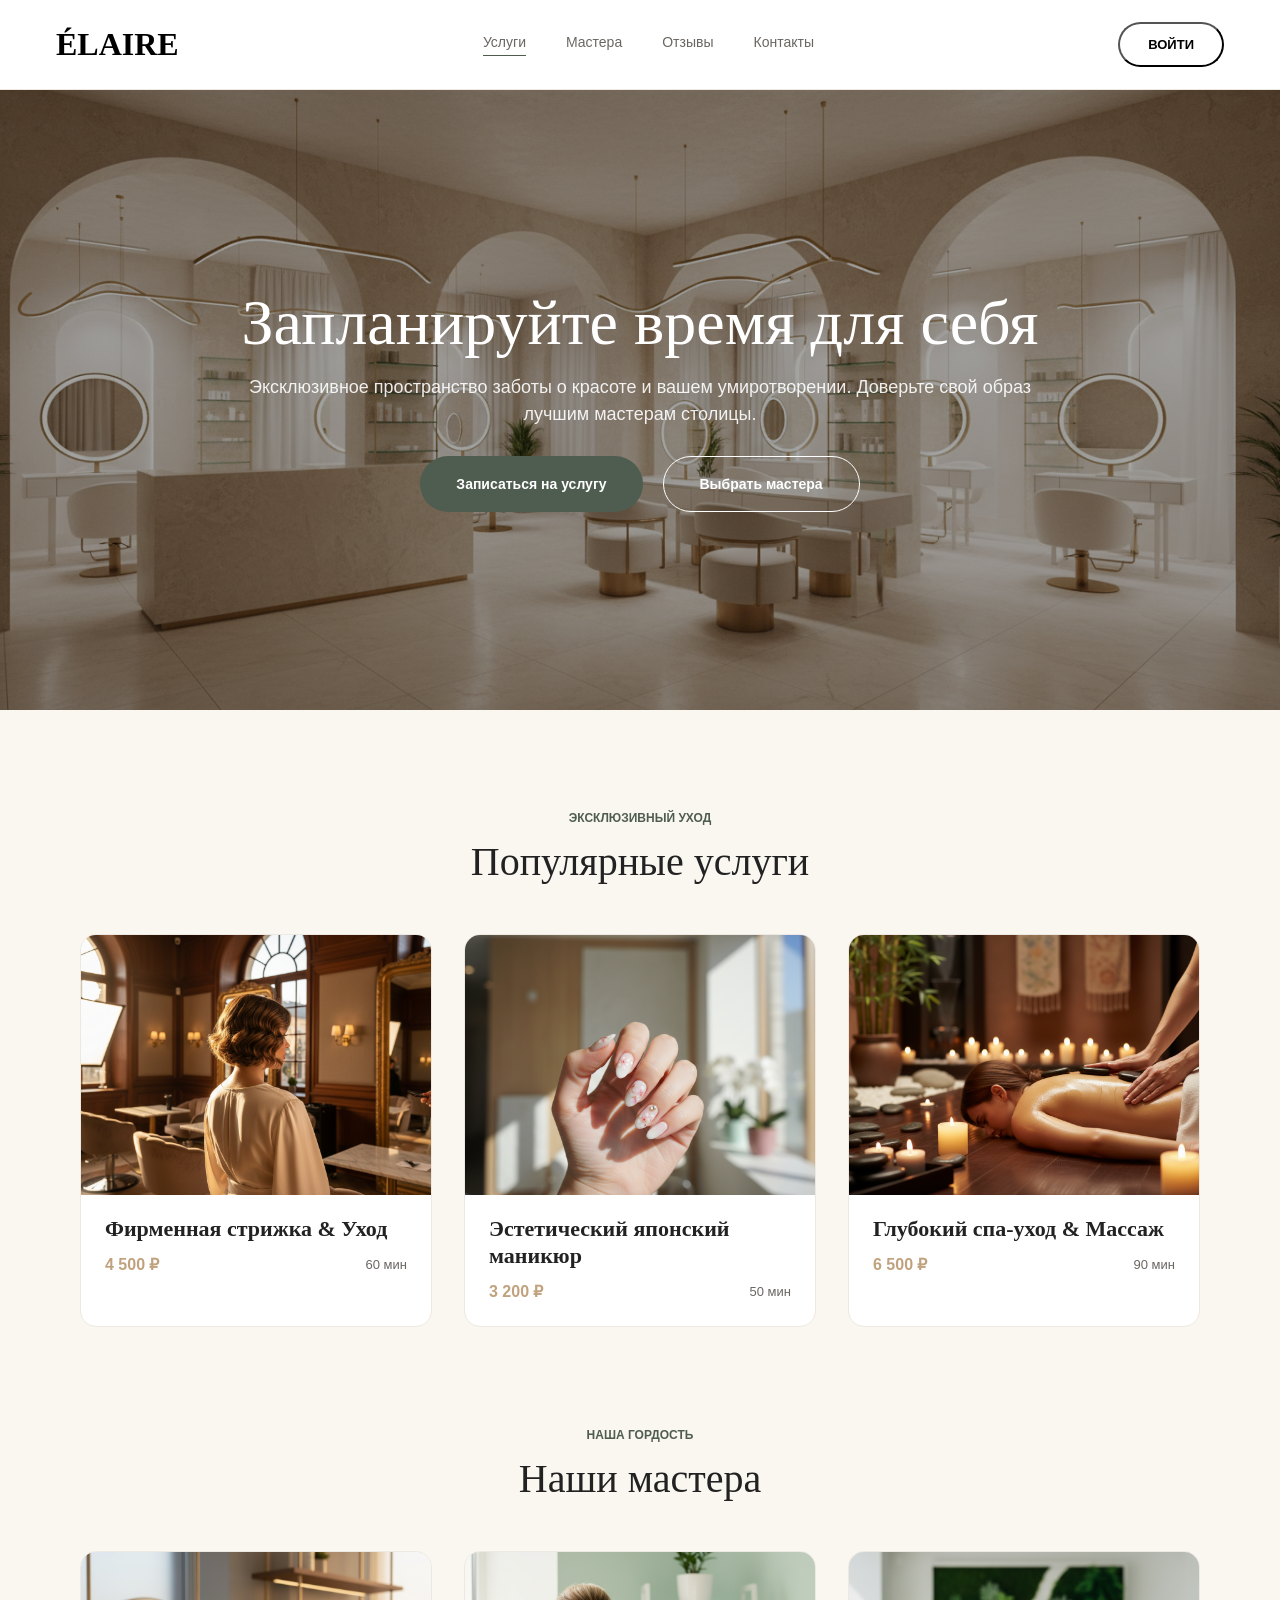
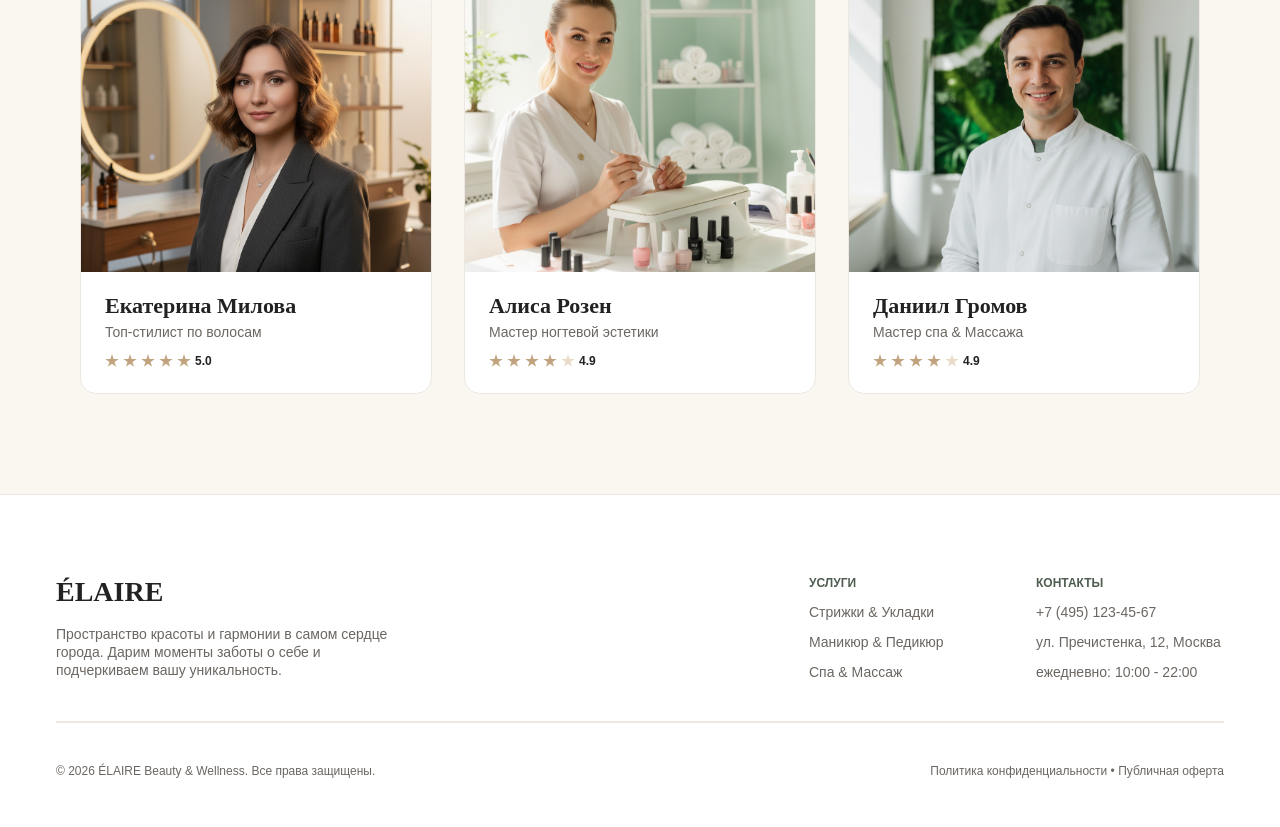
<file: frontend-1-complete/index.html>
<!DOCTYPE html>
<html lang="ru">
  <head>
    <meta charset="UTF-8" />
    <link rel="icon" type="image/svg+xml" href="/favicon.svg" />
    <meta name="viewport" content="width=device-width, initial-scale=1.0" />
    <title>ÉLAIRE — Салон услуг</title>
    <link rel="stylesheet" href="home.css" />
  </head>
  <body>
    <div class="page">
      <!-- header -->
      <header class="header">
        <div class="logo">
          <span class="logo-text">ÉLAIRE</span>
        </div>
        <nav class="nav-links">
          <div class="nav-item active"><a href="#">Услуги</a></div>
          <div class="nav-item"><a href="#">Мастера</a></div>
          <div class="nav-item"><a href="#">Отзывы</a></div>
          <div class="nav-item"><a href="#">Контакты</a></div>
        </nav>
        <button class="login-button"><span>Войти</span></button>
      </header>

      <!-- hero -->
      <section class="hero">
        <div class="hero-text-container">
          <h1 class="hero-title">Запланируйте время для себя</h1>
          <p class="hero-desc">
            Эксклюзивное пространство заботы о красоте и вашем умиротворении.
            Доверьте свой образ лучшим мастерам столицы.
          </p>
        </div>
        <div class="hero-ctas">
          <button
            class="cta-service"
            onclick="window.location.href='services.html'"
          >
            Записаться на услугу
          </button>
          <button class="cta-master">Выбрать мастера</button>
        </div>
      </section>

      <!-- popular services -->
      <section class="popular-services">
        <div class="section-header">
          <span class="section-tag">Эксклюзивный уход</span>
          <h2 class="section-title">Популярные услуги</h2>
        </div>
        <div class="services-grid">
          <article class="service-card">
            <div
              class="service-card-image"
              style="background-image: url('images/service-haircut.png')"
            ></div>
            <div class="service-card-body">
              <h3 class="service-card-title">Фирменная стрижка &amp; Уход</h3>
              <div class="service-card-meta">
                <span class="price">4 500 ₽</span>
                <span class="duration">60 мин</span>
              </div>
            </div>
          </article>
          <article class="service-card">
            <div
              class="service-card-image"
              style="background-image: url('images/service-manicure.png')"
            ></div>
            <div class="service-card-body">
              <h3 class="service-card-title">Эстетический японский маникюр</h3>
              <div class="service-card-meta">
                <span class="price">3 200 ₽</span>
                <span class="duration">50 мин</span>
              </div>
            </div>
          </article>
          <article class="service-card">
            <div
              class="service-card-image"
              style="background-image: url('images/service-spa.png')"
            ></div>
            <div class="service-card-body">
              <h3 class="service-card-title">Глубокий спа-уход &amp; Массаж</h3>
              <div class="service-card-meta">
                <span class="price">6 500 ₽</span>
                <span class="duration">90 мин</span>
              </div>
            </div>
          </article>
        </div>
      </section>

      <!-- our masters -->
      <section class="our-masters">
        <div class="section-header">
          <span class="section-tag">Наша гордость</span>
          <h2 class="section-title">Наши мастера</h2>
        </div>
        <div class="masters-grid">
          <article class="master-card">
            <div
              class="master-card-image"
              style="background-image: url('images/master-ekaterina.png')"
            ></div>
            <div class="master-card-body">
              <div class="master-info">
                <h3 class="master-name">Екатерина Милова</h3>
                <span class="master-role">Топ-стилист по волосам</span>
              </div>
              <div class="stars">
                <span class="star"></span>
                <span class="star"></span>
                <span class="star"></span>
                <span class="star"></span>
                <span class="star"></span>
                <span class="rating">5.0</span>
              </div>
            </div>
          </article>
          <article class="master-card">
            <div
              class="master-card-image"
              style="background-image: url('images/master-alisa.png')"
            ></div>
            <div class="master-card-body">
              <div class="master-info">
                <h3 class="master-name">Алиса Розен</h3>
                <span class="master-role">Мастер ногтевой эстетики</span>
              </div>
              <div class="stars">
                <span class="star"></span>
                <span class="star"></span>
                <span class="star"></span>
                <span class="star"></span>
                <span class="star star-empty"></span>
                <span class="rating">4.9</span>
              </div>
            </div>
          </article>
          <article class="master-card">
            <div
              class="master-card-image"
              style="background-image: url('images/master-daniil.png')"
            ></div>
            <div class="master-card-body">
              <div class="master-info">
                <h3 class="master-name">Даниил Громов</h3>
                <span class="master-role">Мастер спа &amp; Массажа</span>
              </div>
              <div class="stars">
                <span class="star"></span>
                <span class="star"></span>
                <span class="star"></span>
                <span class="star"></span>
                <span class="star star-empty"></span>
                <span class="rating">4.9</span>
              </div>
            </div>
          </article>
        </div>
      </section>

      <!-- footer -->
      <footer class="footer">
        <div class="footer-top">
          <div class="footer-brand">
            <span class="brand-name">ÉLAIRE</span>
            <span class="brand-desc"
              >Пространство красоты и гармонии в самом сердце города. Дарим
              моменты заботы о себе и подчеркиваем вашу уникальность.</span
            >
          </div>
          <div class="footer-links-row">
            <div class="links-col" style="width: 147px">
              <span class="col-title">Услуги</span>
              <a href="#">Стрижки &amp; Укладки</a>
              <a href="#">Маникюр &amp; Педикюр</a>
              <a href="#">Спа &amp; Массаж</a>
            </div>
            <div class="links-col" style="width: 188px">
              <span class="col-title">Контакты</span>
              <a href="#">+7 (495) 123-45-67</a>
              <a href="#">ул. Пречистенка, 12, Москва</a>
              <a href="#">ежедневно: 10:00 - 22:00</a>
            </div>
          </div>
        </div>
        <div class="footer-line"></div>
        <div class="footer-bottom">
          <span class="copy"
            >© 2026 ÉLAIRE Beauty &amp; Wellness. Все права защищены.</span
          >
          <span class="legal"
            >Политика конфиденциальности • Публичная оферта</span
          >
        </div>
      </footer>
    </div>
  </body>
</html>
</file>
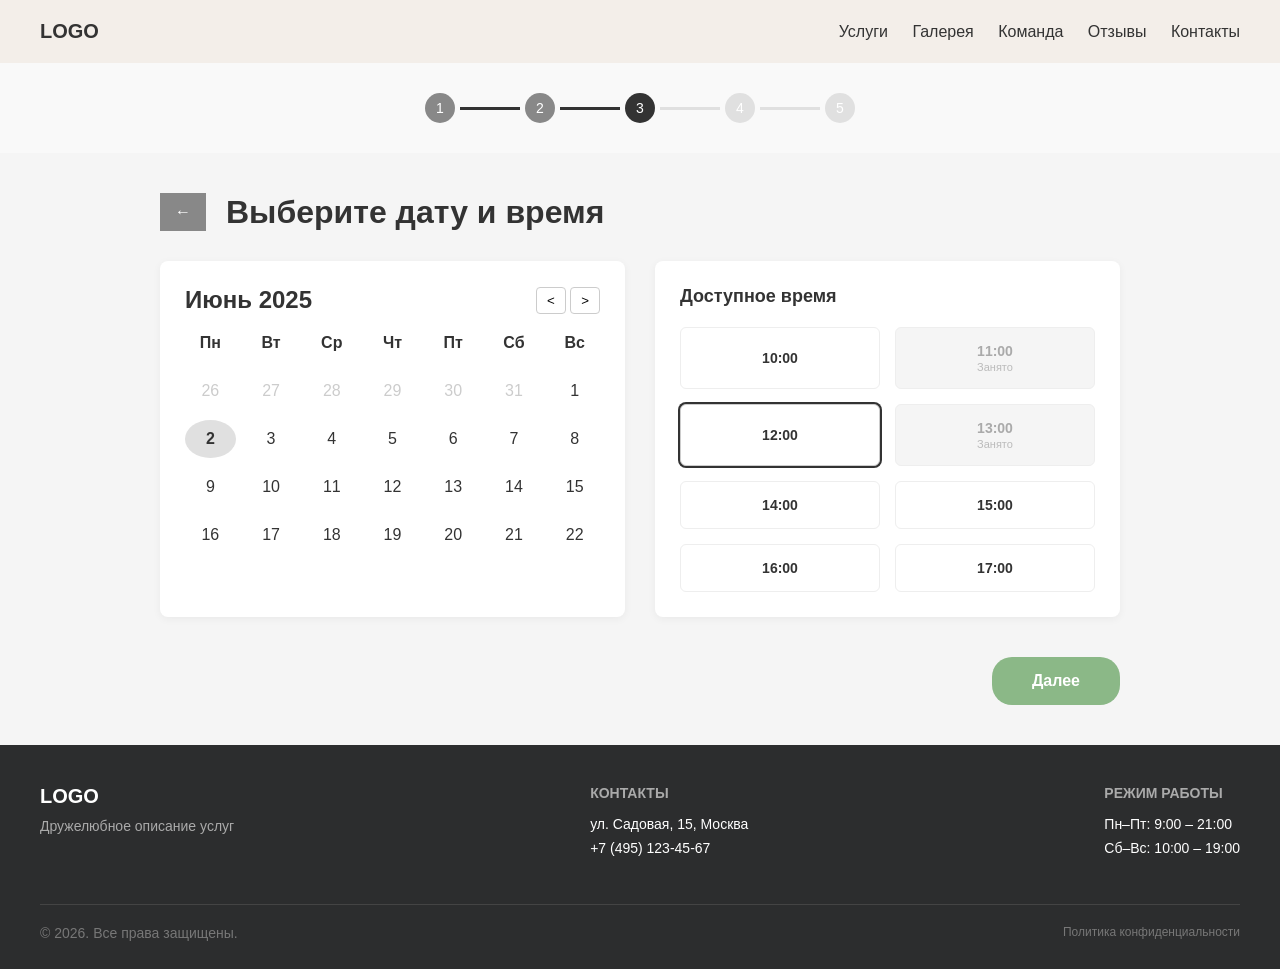
<file: frontend-1-practice/index.html>
<!DOCTYPE html>
<html lang="ru">
  <head>
    <meta charset="UTF-8" />
    <meta name="viewport" content="width=device-width, initial-scale=1.0" />
    <title>Выбор даты и времени</title>
    <link rel="stylesheet" href="styles.css" />
  </head>
  <body>
    <!--
      ЗАДАНИЕ
      ========
      Сверстать страницу выбора даты и времени по своему макету.

      Пока это только вёрстка. Никакого JavaScript — ни кликов,
      ни переходов, ни выбора дня. Всё статично.

      Стили пишите в styles.css. Разметку — здесь.
    -->
    <div class="page">
             <header class="header">
            <div class="logo">LOGO</div>
            <nav class="nav">
                <a href="#">Услуги</a>
                <a href="#">Галерея</a>
                <a href="#">Команда</a>
                <a href="#">Отзывы</a>
                <a href="#">Контакты</a>
            </nav>
        </header>

        <div class="progress-bar">
            <div class="step done">1</div>
            <div class="line done"></div>
            <div class="step done">2</div>
            <div class="line done"></div>
            <div class="step active">3</div>
            <div class="line"></div>
            <div class="step">4</div>
            <div class="line"></div>
            <div class="step">5</div>
        </div>

        <main class="main-content">
            <div class="title-block">
                <button class="btn-back">←</button>
                <h1>Выберите дату и время</h1>
            </div>

            <div class="booking-container">
                <section class="calendar-section">
                    <div class="calendar-header">
                        <h2>Июнь 2025</h2>
                        <div class="calendar-nav">
                            <button>&lt;</button>
                            <button>&gt;</button>
                        </div>
                    </div>
                    <div class="calendar-grid">
                        <div class="day-name">Пн</div><div class="day-name">Вт</div><div class="day-name">Ср</div><div class="day-name">Чт</div><div class="day-name">Пт</div><div class="day-name">Сб</div><div class="day-name">Вс</div>
                        
                        <div class="day old">26</div><div class="day old">27</div><div class="day old">28</div><div class="day old">29</div><div class="day old">30</div><div class="day old">31</div><div class="day">1</div>
                        <div class="day active">2</div><div class="day">3</div><div class="day">4</div><div class="day">5</div><div class="day">6</div><div class="day">7</div><div class="day">8</div>
                        <div class="day">9</div><div class="day">10</div><div class="day">11</div><div class="day">12</div><div class="day">13</div><div class="day">14</div><div class="day">15</div>
                        <div class="day">16</div><div class="day">17</div><div class="day">18</div><div class="day">19</div><div class="day">20</div><div class="day">21</div><div class="day">22</div>
                    </div>
                </section>

                <section class="time-section">
                    <h2>Доступное время</h2>
                    <div class="time-grid">
                        <button class="time-slot">10:00</button>
                        <button class="time-slot disabled">11:00 <span>Занято</span></button>
                        <button class="time-slot selected">12:00</button>
                        <button class="time-slot disabled">13:00 <span>Занято</span></button>
                        <button class="time-slot">14:00</button>
                        <button class="time-slot">15:00</button>
                        <button class="time-slot">16:00</button>
                        <button class="time-slot">17:00</button>
                    </div>
                </section>
            </div>

            <button class="btn-next">Далее</button>
        </main>

        <footer class="footer">
            <div class="footer-top">
                <div class="footer-brand">
                    <div class="logo">LOGO</div>
                    <p>Дружелюбное описание услуг</p>
                </div>
                <div class="footer-contacts">
                    <h3>КОНТАКТЫ</h3>
                    <p>ул. Садовая, 15, Москва</p>
                    <p>+7 (495) 123-45-67</p>
                </div>
                <div class="footer-hours">
                    <h3>РЕЖИМ РАБОТЫ</h3>
                    <p>Пн–Пт: 9:00 – 21:00</p>
                    <p>Сб–Вс: 10:00 – 19:00</p>
                </div>
            </div>
            <div class="footer-bottom">
                <p>© 2026. Все права защищены.</p>
                <a href="#">Политика конфиденциальности</a>
            </div>
        </footer>

    </div>
  </body>
</html>
</file>
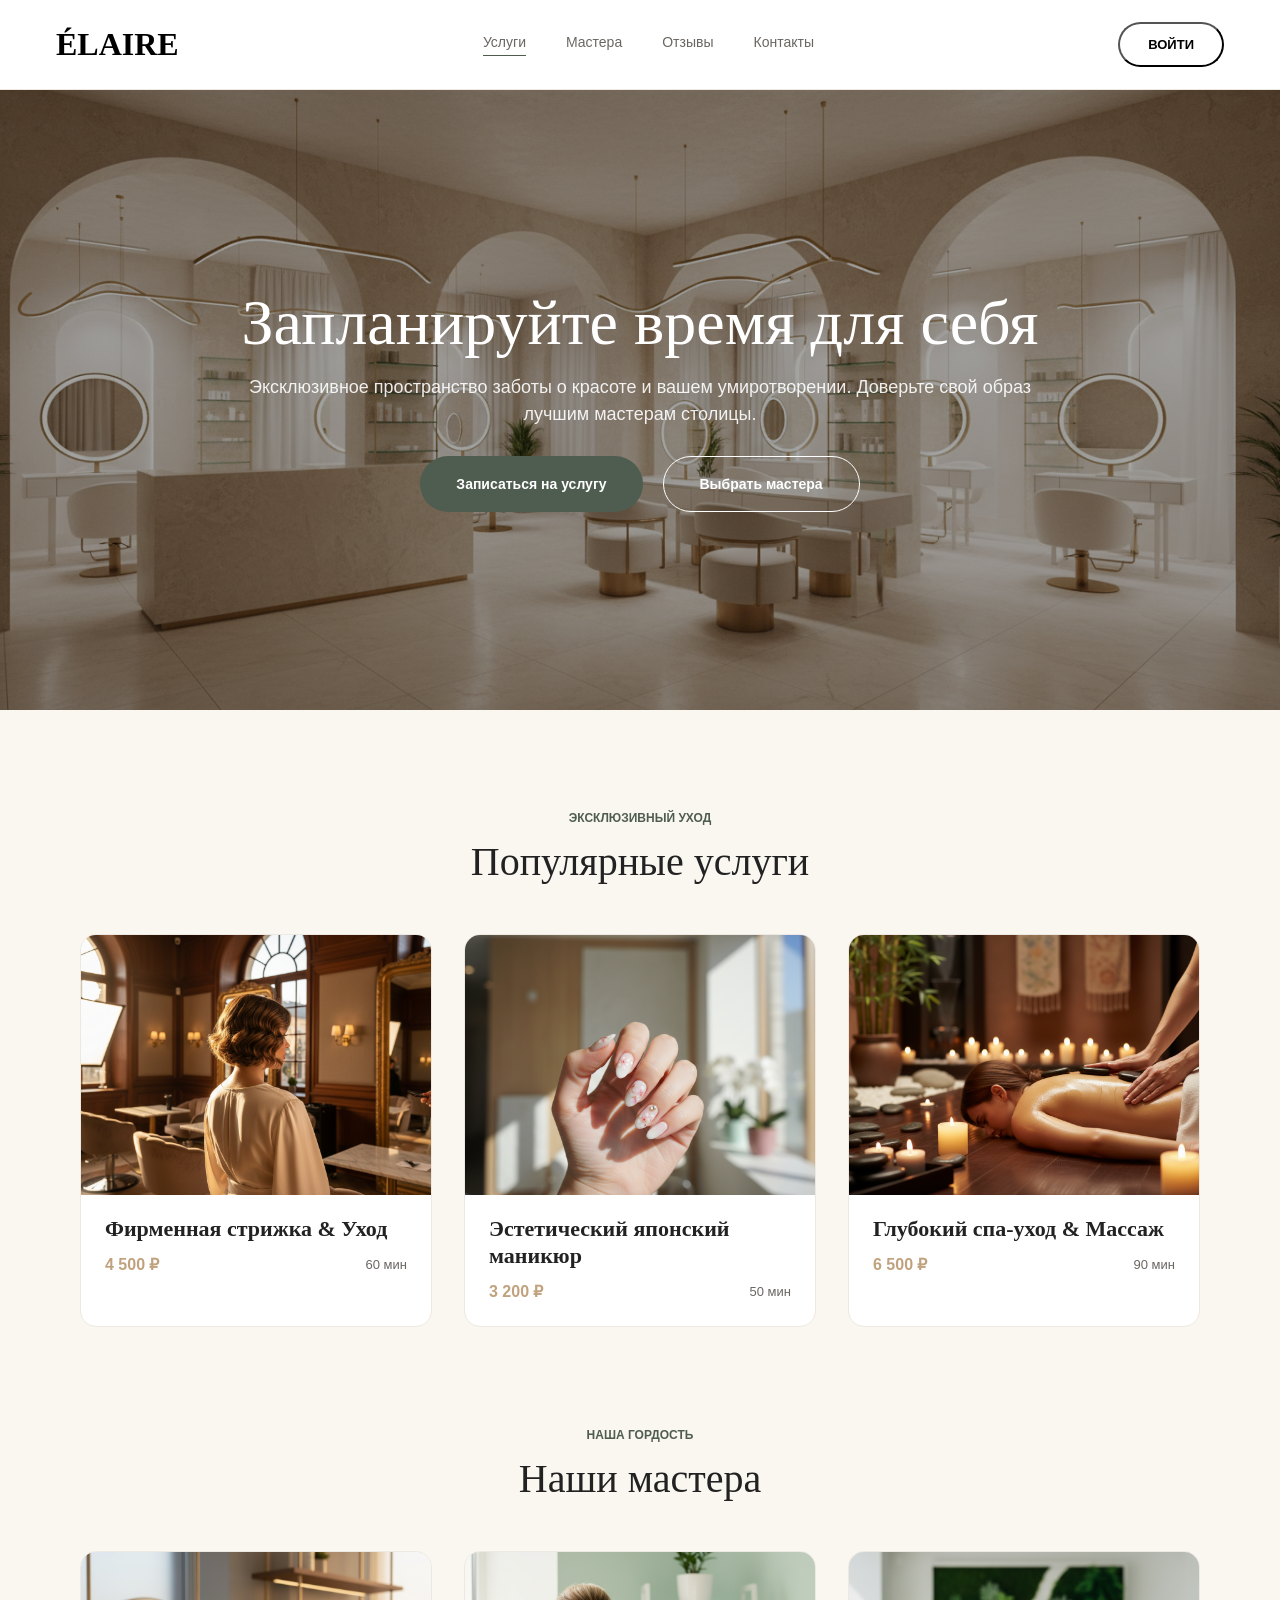
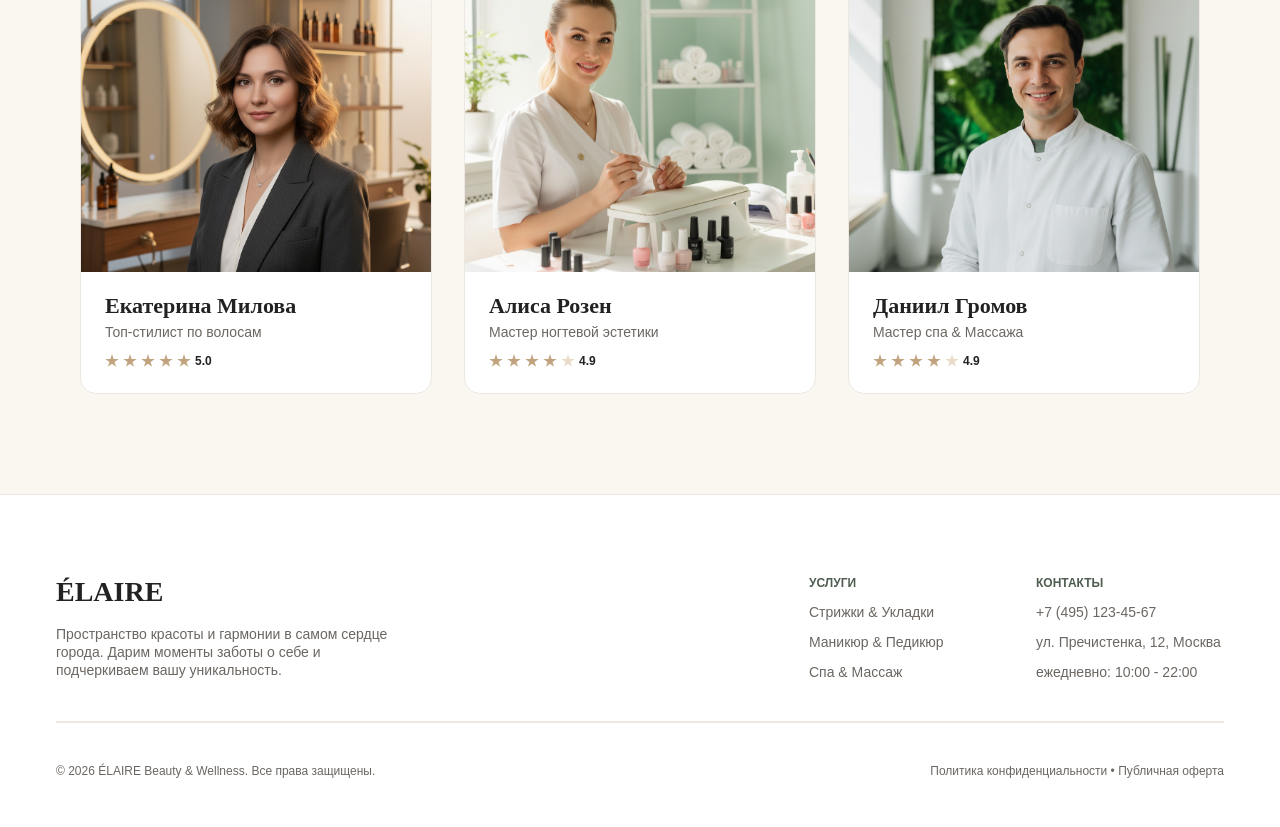
<file: frontend-2-complete/index.html>
<!DOCTYPE html>
<html lang="ru">
  <head>
    <meta charset="UTF-8" />
    <link rel="icon" type="image/svg+xml" href="/favicon.svg" />
    <meta name="viewport" content="width=device-width, initial-scale=1.0" />
    <title>ÉLAIRE — Салон услуг</title>
    <link rel="stylesheet" href="home.css" />
  </head>
  <body>
    <div class="page">
      <!-- header -->
      <header class="header">
        <div class="logo">
          <span class="logo-text">ÉLAIRE</span>
        </div>
        <nav class="nav-links">
          <div class="nav-item active"><a href="#">Услуги</a></div>
          <div class="nav-item"><a href="#">Мастера</a></div>
          <div class="nav-item"><a href="#">Отзывы</a></div>
          <div class="nav-item"><a href="#">Контакты</a></div>
        </nav>
        <button class="login-button"><span>Войти</span></button>
      </header>

      <!-- hero -->
      <section class="hero">
        <div class="hero-text-container">
          <h1 class="hero-title">Запланируйте время для себя</h1>
          <p class="hero-desc">
            Эксклюзивное пространство заботы о красоте и вашем умиротворении.
            Доверьте свой образ лучшим мастерам столицы.
          </p>
        </div>
        <div class="hero-ctas">
          <button class="cta-service">Записаться на услугу</button>
          <button class="cta-master">Выбрать мастера</button>
        </div>
      </section>

      <!-- popular services -->
      <section class="popular-services">
        <div class="section-header">
          <span class="section-tag">Эксклюзивный уход</span>
          <h2 class="section-title">Популярные услуги</h2>
        </div>
        <div class="services-grid">
          <article class="service-card">
            <div
              class="service-card-image"
              style="background-image: url('images/service-haircut.png')"
            ></div>
            <div class="service-card-body">
              <h3 class="service-card-title">Фирменная стрижка &amp; Уход</h3>
              <div class="service-card-meta">
                <span class="price">4 500 ₽</span>
                <span class="duration">60 мин</span>
              </div>
            </div>
          </article>
          <article class="service-card">
            <div
              class="service-card-image"
              style="background-image: url('images/service-manicure.png')"
            ></div>
            <div class="service-card-body">
              <h3 class="service-card-title">Эстетический японский маникюр</h3>
              <div class="service-card-meta">
                <span class="price">3 200 ₽</span>
                <span class="duration">50 мин</span>
              </div>
            </div>
          </article>
          <article class="service-card">
            <div
              class="service-card-image"
              style="background-image: url('images/service-spa.png')"
            ></div>
            <div class="service-card-body">
              <h3 class="service-card-title">Глубокий спа-уход &amp; Массаж</h3>
              <div class="service-card-meta">
                <span class="price">6 500 ₽</span>
                <span class="duration">90 мин</span>
              </div>
            </div>
          </article>
        </div>
      </section>

      <!-- our masters -->
      <section class="our-masters">
        <div class="section-header">
          <span class="section-tag">Наша гордость</span>
          <h2 class="section-title">Наши мастера</h2>
        </div>
        <div class="masters-grid">
          <article class="master-card">
            <div
              class="master-card-image"
              style="background-image: url('images/master-ekaterina.png')"
            ></div>
            <div class="master-card-body">
              <div class="master-info">
                <h3 class="master-name">Екатерина Милова</h3>
                <span class="master-role">Топ-стилист по волосам</span>
              </div>
              <div class="stars">
                <span class="star"></span>
                <span class="star"></span>
                <span class="star"></span>
                <span class="star"></span>
                <span class="star"></span>
                <span class="rating">5.0</span>
              </div>
            </div>
          </article>
          <article class="master-card">
            <div
              class="master-card-image"
              style="background-image: url('images/master-alisa.png')"
            ></div>
            <div class="master-card-body">
              <div class="master-info">
                <h3 class="master-name">Алиса Розен</h3>
                <span class="master-role">Мастер ногтевой эстетики</span>
              </div>
              <div class="stars">
                <span class="star"></span>
                <span class="star"></span>
                <span class="star"></span>
                <span class="star"></span>
                <span class="star star-empty"></span>
                <span class="rating">4.9</span>
              </div>
            </div>
          </article>
          <article class="master-card">
            <div
              class="master-card-image"
              style="background-image: url('images/master-daniil.png')"
            ></div>
            <div class="master-card-body">
              <div class="master-info">
                <h3 class="master-name">Даниил Громов</h3>
                <span class="master-role">Мастер спа &amp; Массажа</span>
              </div>
              <div class="stars">
                <span class="star"></span>
                <span class="star"></span>
                <span class="star"></span>
                <span class="star"></span>
                <span class="star star-empty"></span>
                <span class="rating">4.9</span>
              </div>
            </div>
          </article>
        </div>
      </section>

      <!-- footer -->
      <footer class="footer">
        <div class="footer-top">
          <div class="footer-brand">
            <span class="brand-name">ÉLAIRE</span>
            <span class="brand-desc"
              >Пространство красоты и гармонии в самом сердце города. Дарим
              моменты заботы о себе и подчеркиваем вашу уникальность.</span
            >
          </div>
          <div class="footer-links-row">
            <div class="links-col" style="width: 147px">
              <span class="col-title">Услуги</span>
              <a href="#">Стрижки &amp; Укладки</a>
              <a href="#">Маникюр &amp; Педикюр</a>
              <a href="#">Спа &amp; Массаж</a>
            </div>
            <div class="links-col" style="width: 188px">
              <span class="col-title">Контакты</span>
              <a href="#">+7 (495) 123-45-67</a>
              <a href="#">ул. Пречистенка, 12, Москва</a>
              <a href="#">ежедневно: 10:00 - 22:00</a>
            </div>
          </div>
        </div>
        <div class="footer-line"></div>
        <div class="footer-bottom">
          <span class="copy"
            >© 2026 ÉLAIRE Beauty &amp; Wellness. Все права защищены.</span
          >
          <span class="legal"
            >Политика конфиденциальности • Публичная оферта</span
          >
        </div>
      </footer>
    </div>
    <script src="./home.js"></script>
  </body>
</html>
</file>
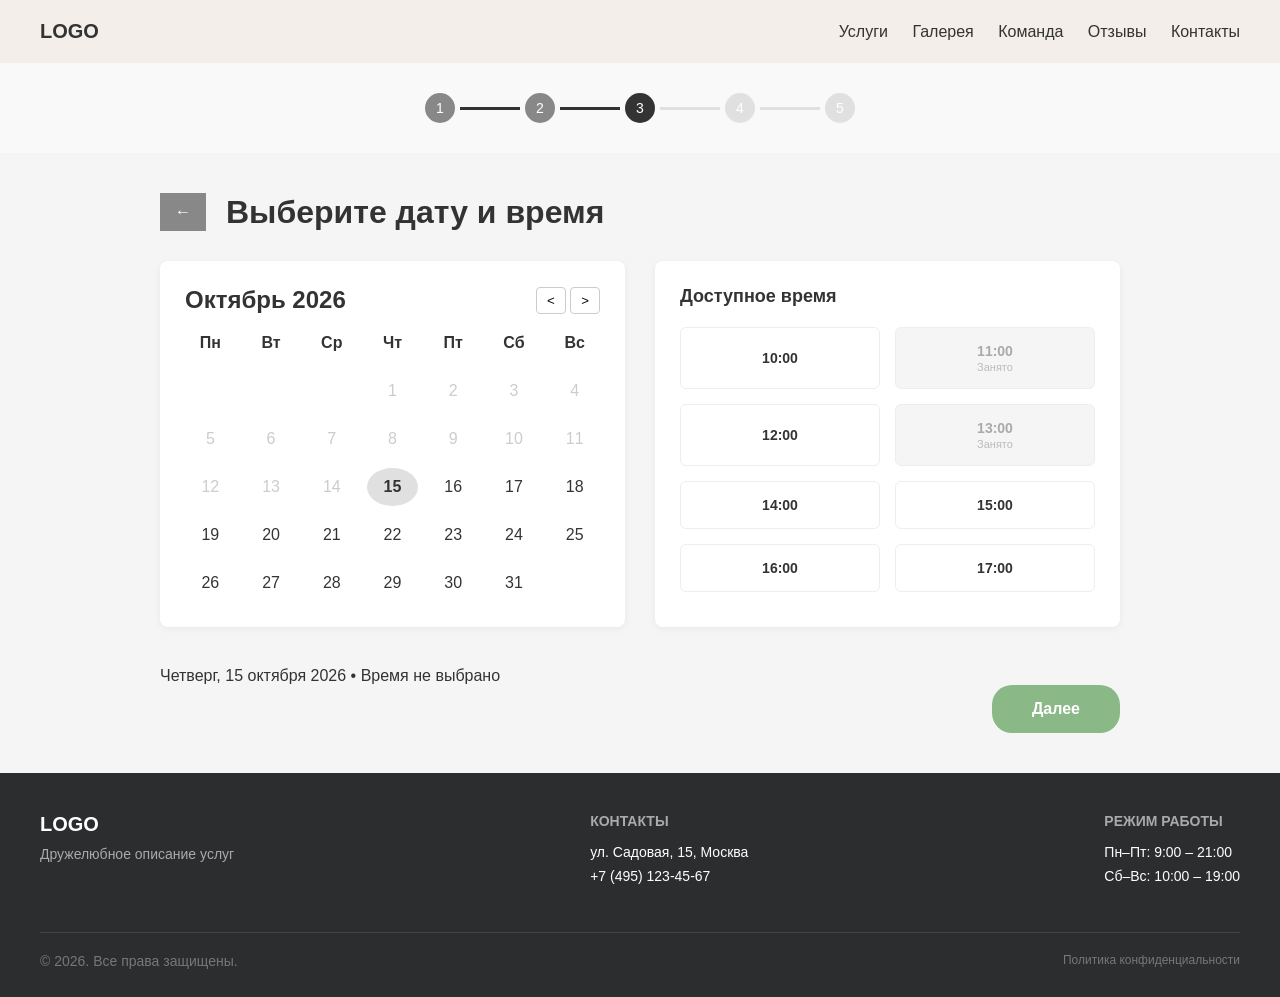
<file: frontend-2-practice/index.html>
<!DOCTYPE html>
<html lang="ru">
<head>
    <meta charset="UTF-8">
    <meta name="viewport" content="width=device-width, initial-scale=1.0">
    <title>Выбор даты и времени</title>
    <link rel="stylesheet" href="styles.css">
</head>
<body>
    <div class="page">
        <header class="header">
            <div class="logo">LOGO</div>
            <nav class="nav">
                <a href="#">Услуги</a>
                <a href="#">Галерея</a>
                <a href="#">Команда</a>
                <a href="#">Отзывы</a>
                <a href="#">Контакты</a>
            </nav>
        </header>

        <div class="progress-bar">
            <div class="step done">1</div>
            <div class="line done"></div>
            <div class="step done">2</div>
            <div class="line done"></div>
            <div class="step active">3</div>
            <div class="line"></div>
            <div class="step">4</div>
            <div class="line"></div>
            <div class="step">5</div>
        </div>

        <main class="main-content">
            <div class="title-block">
                <button class="btn-back">←</button>
                <h1>Выберите дату и время</h1>
            </div>

            <div class="booking-container">
                <section class="calendar-section">
                    <div class="calendar-header">
                        <h2 id="calendar-month-year">Июнь 2025</h2>
                        <div class="calendar-nav">
                            <button id="btn-prev-month">&lt;</button>
                            <button id="btn-next-month">&gt;</button>
                        </div>
                    </div>
                    <div class="calendar-grid" id="calendar-grid"></div>
                </section>

                <section class="time-section">
                    <h2>Доступное время</h2>
                    <div class="time-grid" id="time-grid"></div>
                </section>
            </div>

            <div class="bottom-info-bar" id="bottom-info-bar"></div>

            <button class="btn-next">Далее</button>
        </main>

        <footer class="footer">
            <div class="footer-top">
                <div class="footer-brand">
                    <div class="logo">LOGO</div>
                    <p>Дружелюбное описание услуг</p>
                </div>
                <div class="footer-contacts">
                    <h3>КОНТАКТЫ</h3>
                    <p>ул. Садовая, 15, Москва</p>
                    <p>+7 (495) 123-45-67</p>
                </div>
                <div class="footer-hours">
                    <h3>РЕЖИМ РАБОТЫ</h3>
                    <p>Пн–Пт: 9:00 – 21:00</p>
                    <p>Сб–Вс: 10:00 – 19:00</p>
                </div>
            </div>
            <div class="footer-bottom">
                <p>© 2026. Все права защищены.</p>
                <a href="#">Политика конфиденциальности</a>
            </div>
        </footer>
    </div>
    <script src="script.js"></script>
</body>
</html>
</file>
<file: frontend-1-complete/home.css>
/* ===== reset & base ===== */
* {
  margin: 0;
  padding: 0;
  box-sizing: border-box;
}

body {
  min-height: 100vh;
  font-family: "DM Sans", sans-serif;
}

.page {
  display: flex;
  flex-direction: column;
  min-height: 100vh;
  background: #faf6f0;
}

/* ===== header ===== */
.header {
  display: flex;
  flex-direction: row;
  justify-content: space-between;
  align-items: center;
  padding: 0px 56px;
  height: 90px;
  background: #ffffff;
  border-bottom: 1px solid #ede8e1;
}

.logo-text {
  font-family: "Cormorant Garamond", serif;
  font-weight: 600;
  font-size: 32px;
  line-height: 39px;
  cursor: pointer;
}

.nav-links {
  display: flex;
  flex-direction: row;
  gap: 40px;
}

.nav-item {
  padding-bottom: 4px;
  border-bottom: 1.5px solid transparent;
}

.nav-item.active {
  border-bottom-color: #4f5d50;
}

.nav-item a {
  font-size: 14px;
  line-height: 18px;
  color: #6b6661;
  text-decoration: none;
}

.login-button {
  padding: 12px 28px;
  border-radius: 100px;
  background: transparent;
  cursor: pointer;
  font-weight: 600;
  font-size: 13px;
  line-height: 17px;
  text-transform: uppercase;
}

/* ===== hero ===== */
.hero {
  display: flex;
  flex-direction: column;
  justify-content: center;
  align-items: center;
  padding: 0px 80px;
  gap: 28px;
  height: 620px;
  background: linear-gradient(0deg, rgba(0, 0, 0, 0.35), rgba(0, 0, 0, 0.35)),
    url("./images/hero-salon.png") center / cover no-repeat;
}

.hero-text-container {
  display: flex;
  flex-direction: column;
  align-items: center;
  gap: 16px;
  max-width: 800px;
}

.hero-title {
  font-family: "Cormorant Garamond", serif;
  font-weight: 400;
  font-size: 64px;
  line-height: 1.1;
  text-align: center;
  color: #ffffff;
}

.hero-desc {
  font-size: 18px;
  line-height: 1.5;
  text-align: center;
  color: #ffffff;
  opacity: 0.9;
}

.hero-ctas {
  display: flex;
  flex-direction: row;
  gap: 20px;
}

.cta-service {
  padding: 18px 36px;
  background: #4f5d50;
  border-radius: 100px;
  border: none;
  cursor: pointer;
  font-weight: 600;
  font-size: 14px;
  line-height: 18px;
  color: #ffffff;
}

.cta-service:hover {
  background: #3d4a3e;
}

.cta-master {
  padding: 18px 36px;
  background: transparent;
  border: 1px solid #ffffff;
  border-radius: 100px;
  cursor: pointer;
  font-weight: 600;
  font-size: 14px;
  line-height: 18px;
  color: #ffffff;
}

.cta-master:hover {
  background: rgba(255, 255, 255, 0.1);
}

/* ===== section header ===== */
.section-header {
  display: flex;
  flex-direction: column;
  align-items: center;
  gap: 12px;
  width: 100%;
}

.section-tag {
  font-weight: 700;
  font-size: 12px;
  line-height: 16px;
  text-transform: uppercase;
  color: #4f5d50;
}

.section-title {
  font-family: "Cormorant Garamond", serif;
  font-weight: 500;
  font-size: 40px;
  line-height: 48px;
  color: #222222;
}

/* ===== popular services ===== */
.popular-services {
  display: flex;
  flex-direction: column;
  align-items: flex-start;
  padding: 100px 80px 80px;
  gap: 48px;
  background: #faf6f0;
}

.services-grid {
  display: flex;
  flex-direction: row;
  gap: 32px;
  width: 100%;
}

.service-card {
  display: flex;
  flex-direction: column;
  align-items: flex-start;
  gap: 20px;
  flex: 1;
  padding-bottom: 24px;
  background: #ffffff;
  border: 1px solid #ede8e1;
  border-radius: 16px;
  overflow: hidden;
}

.service-card-image {
  width: 100%;
  height: 260px;
  background-size: cover;
  background-position: center;
  background-repeat: no-repeat;
}

.service-card-image--haircut {
  background-image: url("../images/service-haircut.png");
}

.service-card-image--manicure {
  background-image: url("../images/service-manicure.png");
}

.service-card-image--spa {
  background-image: url("../images/service-spa.png");
}

.service-card-body {
  display: flex;
  flex-direction: column;
  gap: 12px;
  padding: 0 24px;
  width: 100%;
}

.service-card-title {
  font-family: "Cormorant Garamond", serif;
  font-weight: 600;
  font-size: 22px;
  line-height: 27px;
  color: #222222;
}

.service-card-meta {
  display: flex;
  flex-direction: row;
  justify-content: space-between;
  align-items: center;
}

.service-card-meta .price {
  font-weight: 600;
  font-size: 16px;
  line-height: 21px;
  color: #c1a27e;
}

.service-card-meta .duration {
  font-size: 13px;
  line-height: 17px;
  color: #6b6661;
}

/* ===== our masters ===== */
.our-masters {
  display: flex;
  flex-direction: column;
  align-items: flex-start;
  padding: 20px 80px 100px;
  gap: 48px;
  background: #faf6f0;
}

.masters-grid {
  display: flex;
  flex-direction: row;
  gap: 32px;
  width: 100%;
}

.master-card {
  display: flex;
  flex-direction: column;
  align-items: flex-start;
  gap: 20px;
  flex: 1;
  padding-bottom: 24px;
  background: #ffffff;
  border: 1px solid #ede8e1;
  border-radius: 16px;
  overflow: hidden;
}

.master-card-image {
  width: 100%;
  height: 320px;
  background-size: cover;
  background-position: center;
  background-repeat: no-repeat;
}

.master-card-image--ekaterina {
  background-image: url("../images/master-ekaterina.png");
}

.master-card-image--alisa {
  background-image: url("../images/master-alisa.png");
}

.master-card-image--daniil {
  background-image: url("../images/master-daniil.png");
}

.master-card-body {
  display: flex;
  flex-direction: column;
  gap: 12px;
  padding: 0 24px;
  width: 100%;
}

.master-info {
  display: flex;
  flex-direction: column;
  gap: 4px;
}

.master-name {
  font-family: "Cormorant Garamond", serif;
  font-weight: 600;
  font-size: 22px;
  line-height: 27px;
  color: #222222;
}

.master-role {
  font-size: 14px;
  line-height: 18px;
  color: #6b6661;
}

.stars {
  display: flex;
  flex-direction: row;
  align-items: center;
  gap: 4px;
}

.star {
  width: 14px;
  height: 14px;
  background: #c1a27e;
  clip-path: polygon(
    50% 0%,
    61% 35%,
    98% 35%,
    68% 57%,
    79% 91%,
    50% 70%,
    21% 91%,
    32% 57%,
    2% 35%,
    39% 35%
  );
}

.star-empty {
  background: #eadbc8;
}

.rating {
  font-weight: 600;
  font-size: 12px;
  line-height: 16px;
  color: #222222;
}

/* ===== footer ===== */
.footer {
  background: #ffffff;
  display: flex;
  flex-direction: column;
  padding: 80px 56px 48px;
  border-top: 1px solid #ede8e1;
  margin-top: auto;
}

.footer-top {
  display: flex;
  flex-direction: row;
  justify-content: space-between;
  gap: 20px;
}

.footer-brand {
  display: flex;
  flex-direction: column;
  gap: 16px;
}

.footer-brand .brand-name {
  font-family: "Cormorant Garamond", serif;
  font-style: normal;
  font-weight: 600;
  font-size: 28px;
  line-height: 34px;
  color: #222222;
}

.footer-brand .brand-desc {
  max-width: 360px;
  font-size: 14px;
  line-height: 18px;
  color: #6b6661;
}

.footer-links-row {
  display: flex;
  flex-direction: row;
  gap: 80px;
}

.links-col {
  display: flex;
  flex-direction: column;
  gap: 12px;
}

.links-col .col-title {
  font-weight: 600;
  font-size: 12px;
  line-height: 16px;
  text-transform: uppercase;
  color: #4f5d50;
}

.links-col a {
  font-size: 14px;
  line-height: 18px;
  color: #6b6661;
  text-decoration: none;
}

.footer-line {
  border: 1px solid #ede8e1;
  margin-top: 40px;
  margin-bottom: 40px;
}

.footer-bottom {
  display: flex;
  flex-direction: row;
  justify-content: space-between;
  align-items: center;
  flex-grow: 0;
}

.footer-bottom .copy {
  font-size: 12px;
  line-height: 16px;
  color: #6b6661;
}

.footer-bottom .legal {
  font-size: 12px;
  line-height: 16px;
  color: #6b6661;
  margin-left: 20px;
}
</file>
<file: frontend-1-practice/styles.css>
* {
    box-sizing: border-box;
    margin: 0;
    padding: 0;
}

body {
    font-family: Arial, sans-serif;
    background-color: #f5f5f5;
    color: #333;
}

.page {
    display: flex;
    flex-direction: column;
    min-height: 100vh;
}

.header {
    display: flex;
    justify-content: space-between;
    align-items: center;
    background-color: #f3eee9;
    padding: 20px 40px;
}

.logo {
    font-weight: bold;
    font-size: 20px;
}

.nav a {
    text-decoration: none;
    color: #333;
    margin-left: 20px;
}

.nav a:hover {
    color: #8bb887;
}

.progress-bar {
    display: flex;
    justify-content: center;
    align-items: center;
    padding: 30px;
    background-color: #f9f9f9;
}

.step {
    width: 30px;
    height: 30px;
    border-radius: 50%;
    background-color: #e0e0e0;
    display: flex;
    justify-content: center;
    align-items: center;
    font-size: 14px;
    color: #fff;
}

.step.done {
    background-color: #888;
}

.step.active {
    background-color: #333;
}

.line {
    height: 3px;
    width: 60px;
    background-color: #e0e0e0;
    margin: 0 5px;
}

.line.done {
    background-color: #333;
}

.main-content {
    flex: 1;
    max-width: 1000px;
    width: 100%;
    margin: 0 auto;
    padding: 40px 20px;
}

.title-block {
    display: flex;
    align-items: center;
    margin-bottom: 30px;
}

.btn-back {
    background-color: #888;
    color: white;
    border: none;
    padding: 10px 15px;
    cursor: pointer;
    margin-right: 20px;
    font-size: 16px;
}

.btn-back:hover {
    background-color: #666;
}

.booking-container {
    display: flex;
    gap: 30px;
    margin-bottom: 40px;
}

.calendar-section, .time-section {
    flex: 1;
    background-color: #fff;
    padding: 25px;
    border-radius: 8px;
    box-shadow: 0 2px 8px rgba(0,0,0,0.05);
}

.calendar-header {
    display: flex;
    justify-content: space-between;
    align-items: center;
    margin-bottom: 20px;
}

.calendar-nav button {
    background: none;
    border: 1px solid #ccc;
    padding: 5px 10px;
    cursor: pointer;
    border-radius: 4px;
}

.calendar-nav button:hover {
    background-color: #f0f0f0;
}

.calendar-grid {
    display: grid;
    grid-template-columns: repeat(7, 1fr);
    gap: 10px;
    text-align: center;
}

.day-name {
    font-weight: bold;
    padding-bottom: 10px;
}

.day {
    padding: 10px 0;
    cursor: pointer;
    border-radius: 50%;
}

.day:hover:not(.old) {
    background-color: #f0f0f0;
}

.day.old {
    color: #ccc;
    cursor: default;
}

.day.active {
    background-color: #e0e0e0;
    font-weight: bold;
}

.time-section h2 {
    margin-bottom: 20px;
    font-size: 18px;
}

.time-grid {
    display: grid;
    grid-template-columns: repeat(2, 1fr);
    gap: 15px;
}

.time-slot {
    padding: 15px;
    background-color: #fff;
    border: 1px solid #eee;
    border-radius: 6px;
    cursor: pointer;
    font-size: 14px;
    font-weight: bold;
    color: #333;
}

.time-slot:hover:not(.disabled) {
    border-color: #333;
}

.time-slot.disabled {
    background-color: #f5f5f5;
    color: #aaa;
    border-color: #eee;
    cursor: not-allowed;
}

.time-slot.disabled span {
    display: block;
    font-size: 11px;
    font-weight: normal;
    color: #bbb;
    margin-top: 2px;
}

.time-slot.selected {
    border-color: #ccc;
    background-color: #fff;
    box-shadow: 0 0 0 2px #333;
}

.btn-next {
    display: block;
    margin-left: auto;
    background-color: #8bb887;
    color: white;
    border: none;
    padding: 15px 40px;
    font-size: 16px;
    font-weight: bold;
    border-radius: 20px;
    cursor: pointer;
}

.btn-next:hover {
    background-color: #79a575;
}

.footer {
    background-color: #2c2d2e;
    color: #fff;
    padding: 40px 40px 20px;
    margin-top: auto;
}

.footer-top {
    display: flex;
    justify-content: space-between;
    margin-bottom: 40px;
}

.footer-brand .logo {
    margin-bottom: 10px;
}

.footer-brand p {
    color: #aaa;
    font-size: 14px;
}

.footer h3 {
    font-size: 14px;
    margin-bottom: 15px;
    color: #aaa;
}

.footer p {
    font-size: 14px;
    margin-bottom: 8px;
}

.footer-bottom {
    display: flex;
    justify-content: space-between;
    border-top: 1px solid #444;
    padding-top: 20px;
    font-size: 12px;
    color: #777;
}

.footer-bottom a {
    color: #777;
    text-decoration: none;
}

.footer-bottom a:hover {
    color: #fff;
}
</file>
<file: frontend-2-complete/home.css>
/* ===== reset & base ===== */
* {
  margin: 0;
  padding: 0;
  box-sizing: border-box;
}

body {
  min-height: 100vh;
  font-family: "DM Sans", sans-serif;
}

.page {
  display: flex;
  flex-direction: column;
  min-height: 100vh;
  background: #faf6f0;
}

/* ===== header ===== */
.header {
  display: flex;
  flex-direction: row;
  justify-content: space-between;
  align-items: center;
  padding: 0px 56px;
  height: 90px;
  background: #ffffff;
  border-bottom: 1px solid #ede8e1;
}

.logo-text {
  font-family: "Cormorant Garamond", serif;
  font-weight: 600;
  font-size: 32px;
  line-height: 39px;
  cursor: pointer;
}

.nav-links {
  display: flex;
  flex-direction: row;
  gap: 40px;
}

.nav-item {
  padding-bottom: 4px;
  border-bottom: 1.5px solid transparent;
}

.nav-item.active {
  border-bottom-color: #4f5d50;
}

.nav-item a {
  font-size: 14px;
  line-height: 18px;
  color: #6b6661;
  text-decoration: none;
}

.login-button {
  padding: 12px 28px;
  border-radius: 100px;
  background: transparent;
  cursor: pointer;
  font-weight: 600;
  font-size: 13px;
  line-height: 17px;
  text-transform: uppercase;
}

/* ===== hero ===== */
.hero {
  display: flex;
  flex-direction: column;
  justify-content: center;
  align-items: center;
  padding: 0px 80px;
  gap: 28px;
  height: 620px;
  background: linear-gradient(0deg, rgba(0, 0, 0, 0.35), rgba(0, 0, 0, 0.35)),
    url("./images/hero-salon.png") center / cover no-repeat;
}

.hero-text-container {
  display: flex;
  flex-direction: column;
  align-items: center;
  gap: 16px;
  max-width: 800px;
}

.hero-title {
  font-family: "Cormorant Garamond", serif;
  font-weight: 400;
  font-size: 64px;
  line-height: 1.1;
  text-align: center;
  color: #ffffff;
}

.hero-desc {
  font-size: 18px;
  line-height: 1.5;
  text-align: center;
  color: #ffffff;
  opacity: 0.9;
}

.hero-ctas {
  display: flex;
  flex-direction: row;
  gap: 20px;
}

.cta-service {
  padding: 18px 36px;
  background: #4f5d50;
  border-radius: 100px;
  border: none;
  cursor: pointer;
  font-weight: 600;
  font-size: 14px;
  line-height: 18px;
  color: #ffffff;
}

.cta-service:hover {
  background: #3d4a3e;
}

.cta-master {
  padding: 18px 36px;
  background: transparent;
  border: 1px solid #ffffff;
  border-radius: 100px;
  cursor: pointer;
  font-weight: 600;
  font-size: 14px;
  line-height: 18px;
  color: #ffffff;
}

.cta-master:hover {
  background: rgba(255, 255, 255, 0.1);
}

/* ===== section header ===== */
.section-header {
  display: flex;
  flex-direction: column;
  align-items: center;
  gap: 12px;
  width: 100%;
}

.section-tag {
  font-weight: 700;
  font-size: 12px;
  line-height: 16px;
  text-transform: uppercase;
  color: #4f5d50;
}

.section-title {
  font-family: "Cormorant Garamond", serif;
  font-weight: 500;
  font-size: 40px;
  line-height: 48px;
  color: #222222;
}

/* ===== popular services ===== */
.popular-services {
  display: flex;
  flex-direction: column;
  align-items: flex-start;
  padding: 100px 80px 80px;
  gap: 48px;
  background: #faf6f0;
}

.services-grid {
  display: flex;
  flex-direction: row;
  gap: 32px;
  width: 100%;
}

.service-card {
  display: flex;
  flex-direction: column;
  align-items: flex-start;
  gap: 20px;
  flex: 1;
  padding-bottom: 24px;
  background: #ffffff;
  border: 1px solid #ede8e1;
  border-radius: 16px;
  overflow: hidden;
}

.service-card-image {
  width: 100%;
  height: 260px;
  background-size: cover;
  background-position: center;
  background-repeat: no-repeat;
}

.service-card-image--haircut {
  background-image: url("../images/service-haircut.png");
}

.service-card-image--manicure {
  background-image: url("../images/service-manicure.png");
}

.service-card-image--spa {
  background-image: url("../images/service-spa.png");
}

.service-card-body {
  display: flex;
  flex-direction: column;
  gap: 12px;
  padding: 0 24px;
  width: 100%;
}

.service-card-title {
  font-family: "Cormorant Garamond", serif;
  font-weight: 600;
  font-size: 22px;
  line-height: 27px;
  color: #222222;
}

.service-card-meta {
  display: flex;
  flex-direction: row;
  justify-content: space-between;
  align-items: center;
}

.service-card-meta .price {
  font-weight: 600;
  font-size: 16px;
  line-height: 21px;
  color: #c1a27e;
}

.service-card-meta .duration {
  font-size: 13px;
  line-height: 17px;
  color: #6b6661;
}

/* ===== our masters ===== */
.our-masters {
  display: flex;
  flex-direction: column;
  align-items: flex-start;
  padding: 20px 80px 100px;
  gap: 48px;
  background: #faf6f0;
}

.masters-grid {
  display: flex;
  flex-direction: row;
  gap: 32px;
  width: 100%;
}

.master-card {
  display: flex;
  flex-direction: column;
  align-items: flex-start;
  gap: 20px;
  flex: 1;
  padding-bottom: 24px;
  background: #ffffff;
  border: 1px solid #ede8e1;
  border-radius: 16px;
  overflow: hidden;
}

.master-card-image {
  width: 100%;
  height: 320px;
  background-size: cover;
  background-position: center;
  background-repeat: no-repeat;
}

.master-card-image--ekaterina {
  background-image: url("../images/master-ekaterina.png");
}

.master-card-image--alisa {
  background-image: url("../images/master-alisa.png");
}

.master-card-image--daniil {
  background-image: url("../images/master-daniil.png");
}

.master-card-body {
  display: flex;
  flex-direction: column;
  gap: 12px;
  padding: 0 24px;
  width: 100%;
}

.master-info {
  display: flex;
  flex-direction: column;
  gap: 4px;
}

.master-name {
  font-family: "Cormorant Garamond", serif;
  font-weight: 600;
  font-size: 22px;
  line-height: 27px;
  color: #222222;
}

.master-role {
  font-size: 14px;
  line-height: 18px;
  color: #6b6661;
}

.stars {
  display: flex;
  flex-direction: row;
  align-items: center;
  gap: 4px;
}

.star {
  width: 14px;
  height: 14px;
  background: #c1a27e;
  clip-path: polygon(
    50% 0%,
    61% 35%,
    98% 35%,
    68% 57%,
    79% 91%,
    50% 70%,
    21% 91%,
    32% 57%,
    2% 35%,
    39% 35%
  );
}

.star-empty {
  background: #eadbc8;
}

.rating {
  font-weight: 600;
  font-size: 12px;
  line-height: 16px;
  color: #222222;
}

/* ===== footer ===== */
.footer {
  background: #ffffff;
  display: flex;
  flex-direction: column;
  padding: 80px 56px 48px;
  border-top: 1px solid #ede8e1;
  margin-top: auto;
}

.footer-top {
  display: flex;
  flex-direction: row;
  justify-content: space-between;
  gap: 20px;
}

.footer-brand {
  display: flex;
  flex-direction: column;
  gap: 16px;
}

.footer-brand .brand-name {
  font-family: "Cormorant Garamond", serif;
  font-style: normal;
  font-weight: 600;
  font-size: 28px;
  line-height: 34px;
  color: #222222;
}

.footer-brand .brand-desc {
  max-width: 360px;
  font-size: 14px;
  line-height: 18px;
  color: #6b6661;
}

.footer-links-row {
  display: flex;
  flex-direction: row;
  gap: 80px;
}

.links-col {
  display: flex;
  flex-direction: column;
  gap: 12px;
}

.links-col .col-title {
  font-weight: 600;
  font-size: 12px;
  line-height: 16px;
  text-transform: uppercase;
  color: #4f5d50;
}

.links-col a {
  font-size: 14px;
  line-height: 18px;
  color: #6b6661;
  text-decoration: none;
}

.footer-line {
  border: 1px solid #ede8e1;
  margin-top: 40px;
  margin-bottom: 40px;
}

.footer-bottom {
  display: flex;
  flex-direction: row;
  justify-content: space-between;
  align-items: center;
  flex-grow: 0;
}

.footer-bottom .copy {
  font-size: 12px;
  line-height: 16px;
  color: #6b6661;
}

.footer-bottom .legal {
  font-size: 12px;
  line-height: 16px;
  color: #6b6661;
  margin-left: 20px;
}
</file>
<file: frontend-2-practice/styles.css>
* {
    box-sizing: border-box;
    margin: 0;
    padding: 0;
}

body {
    font-family: Arial, sans-serif;
    background-color: #f5f5f5;
    color: #333;
}

.page {
    display: flex;
    flex-direction: column;
    min-height: 100vh;
}

.header {
    display: flex;
    justify-content: space-between;
    align-items: center;
    background-color: #f3eee9;
    padding: 20px 40px;
}

.logo {
    font-weight: bold;
    font-size: 20px;
}

.nav a {
    text-decoration: none;
    color: #333;
    margin-left: 20px;
}

.nav a:hover {
    color: #8bb887;
}

.progress-bar {
    display: flex;
    justify-content: center;
    align-items: center;
    padding: 30px;
    background-color: #f9f9f9;
}

.step {
    width: 30px;
    height: 30px;
    border-radius: 50%;
    background-color: #e0e0e0;
    display: flex;
    justify-content: center;
    align-items: center;
    font-size: 14px;
    color: #fff;
}

.step.done {
    background-color: #888;
}

.step.active {
    background-color: #333;
}

.line {
    height: 3px;
    width: 60px;
    background-color: #e0e0e0;
    margin: 0 5px;
}

.line.done {
    background-color: #333;
}

.main-content {
    flex: 1;
    max-width: 1000px;
    width: 100%;
    margin: 0 auto;
    padding: 40px 20px;
}

.title-block {
    display: flex;
    align-items: center;
    margin-bottom: 30px;
}

.btn-back {
    background-color: #888;
    color: white;
    border: none;
    padding: 10px 15px;
    cursor: pointer;
    margin-right: 20px;
    font-size: 16px;
}

.btn-back:hover {
    background-color: #666;
}

.booking-container {
    display: flex;
    gap: 30px;
    margin-bottom: 40px;
}

.calendar-section, .time-section {
    flex: 1;
    background-color: #fff;
    padding: 25px;
    border-radius: 8px;
    box-shadow: 0 2px 8px rgba(0,0,0,0.05);
}

.calendar-header {
    display: flex;
    justify-content: space-between;
    align-items: center;
    margin-bottom: 20px;
}

.calendar-nav button {
    background: none;
    border: 1px solid #ccc;
    padding: 5px 10px;
    cursor: pointer;
    border-radius: 4px;
}

.calendar-nav button:hover {
    background-color: #f0f0f0;
}

.calendar-grid {
    display: grid;
    grid-template-columns: repeat(7, 1fr);
    gap: 10px;
    text-align: center;
}

.day-name {
    font-weight: bold;
    padding-bottom: 10px;
}

.day {
    padding: 10px 0;
    cursor: pointer;
    border-radius: 50%;
}

.day:hover:not(.old) {
    background-color: #f0f0f0;
}

.day.old {
    color: #ccc;
    cursor: default;
}

.day.active {
    background-color: #e0e0e0;
    font-weight: bold;
}

.time-section h2 {
    margin-bottom: 20px;
    font-size: 18px;
}

.time-grid {
    display: grid;
    grid-template-columns: repeat(2, 1fr);
    gap: 15px;
}

.time-slot {
    padding: 15px;
    background-color: #fff;
    border: 1px solid #eee;
    border-radius: 6px;
    cursor: pointer;
    font-size: 14px;
    font-weight: bold;
    color: #333;
}

.time-slot:hover:not(.disabled) {
    border-color: #333;
}

.time-slot.disabled {
    background-color: #f5f5f5;
    color: #aaa;
    border-color: #eee;
    cursor: not-allowed;
}

.time-slot.disabled span {
    display: block;
    font-size: 11px;
    font-weight: normal;
    color: #bbb;
    margin-top: 2px;
}

.time-slot.selected {
    border-color: #ccc;
    background-color: #fff;
    box-shadow: 0 0 0 2px #333;
}

.btn-next {
    display: block;
    margin-left: auto;
    background-color: #8bb887;
    color: white;
    border: none;
    padding: 15px 40px;
    font-size: 16px;
    font-weight: bold;
    border-radius: 20px;
    cursor: pointer;
}

.btn-next:hover {
    background-color: #79a575;
}

.footer {
    background-color: #2c2d2e;
    color: #fff;
    padding: 40px 40px 20px;
    margin-top: auto;
}

.footer-top {
    display: flex;
    justify-content: space-between;
    margin-bottom: 40px;
}

.footer-brand .logo {
    margin-bottom: 10px;
}

.footer-brand p {
    color: #aaa;
    font-size: 14px;
}

.footer h3 {
    font-size: 14px;
    margin-bottom: 15px;
    color: #aaa;
}

.footer p {
    font-size: 14px;
    margin-bottom: 8px;
}

.footer-bottom {
    display: flex;
    justify-content: space-between;
    border-top: 1px solid #444;
    padding-top: 20px;
    font-size: 12px;
    color: #777;
}

.footer-bottom a {
    color: #777;
    text-decoration: none;
}

.footer-bottom a:hover {
    color: #fff;
}
</file>
